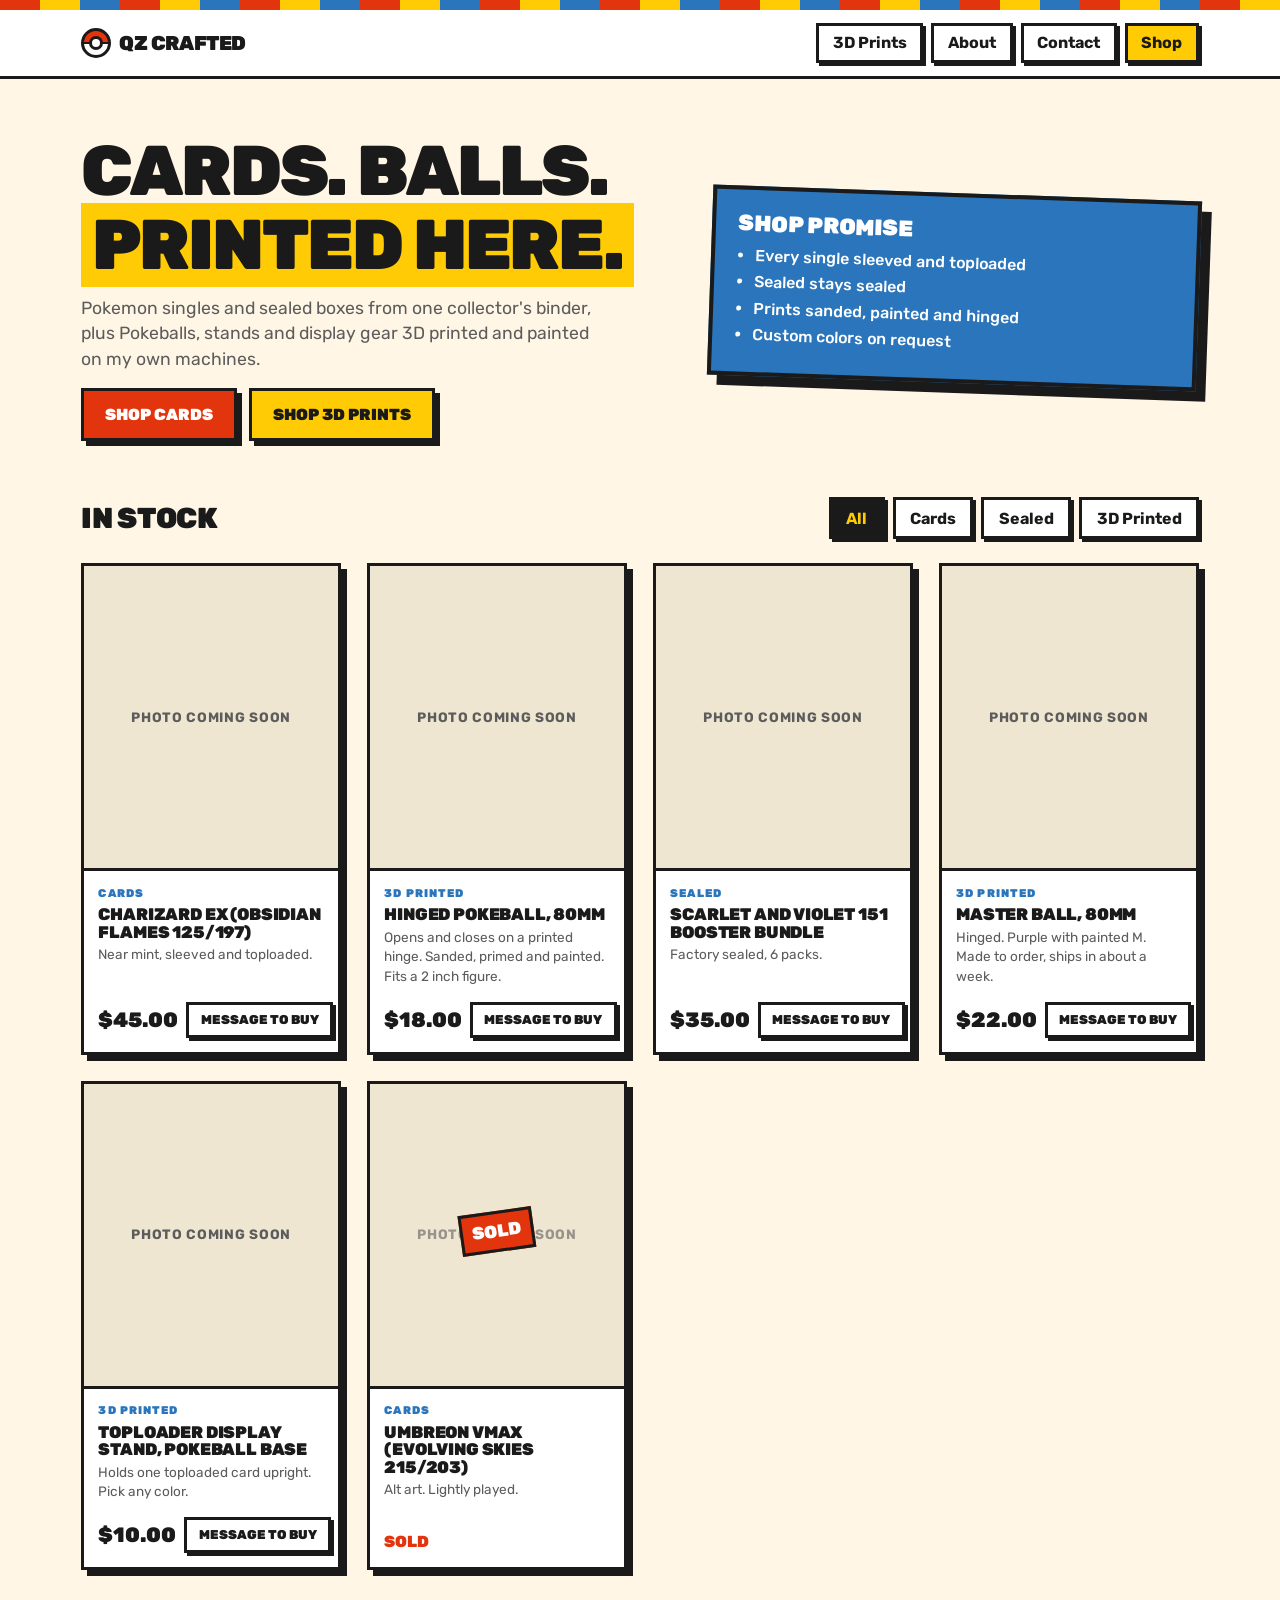
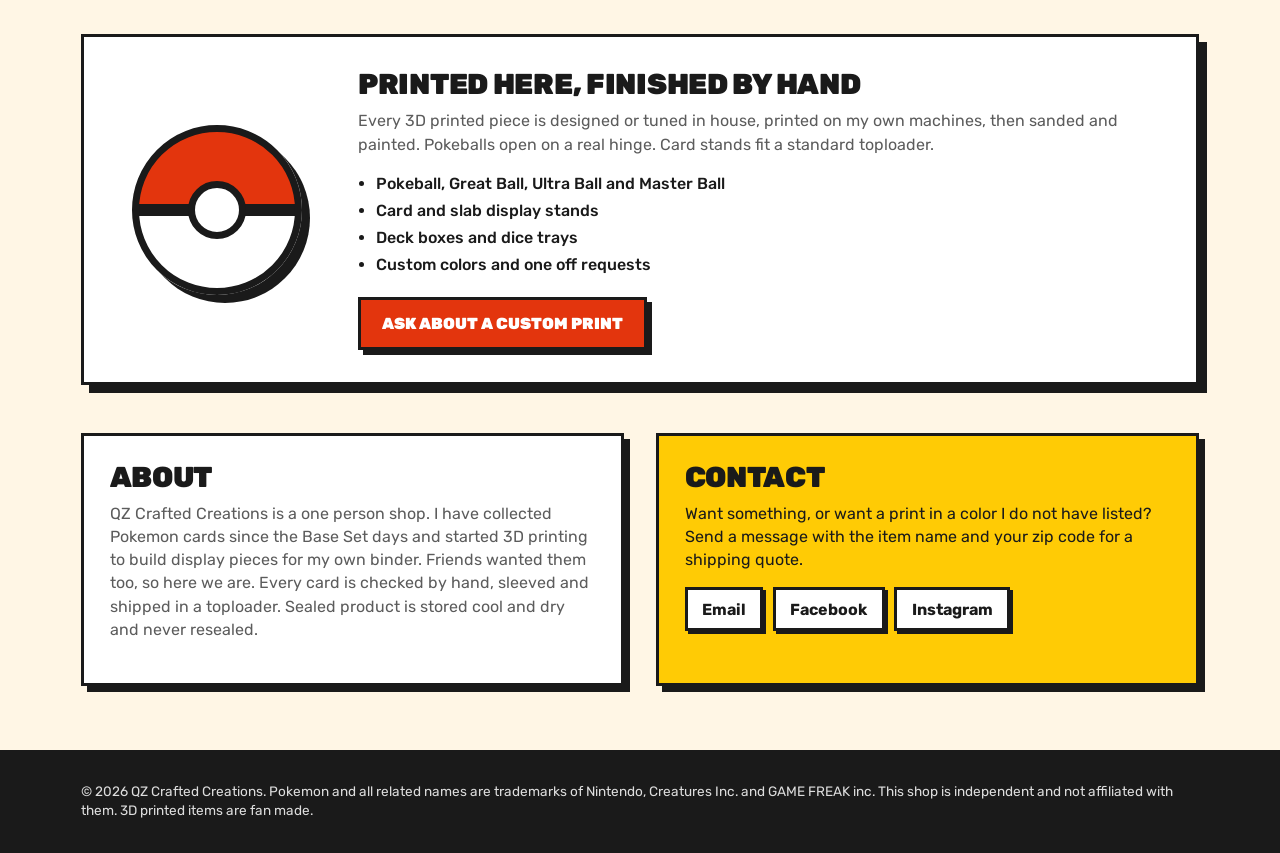
<file: index.html>
<!doctype html>
<html lang="en">
<head>
  <meta charset="utf-8">
  <meta name="viewport" content="width=device-width, initial-scale=1">
  <title>QZ Crafted Creations</title>
  <meta name="description" content="Pokemon cards and 3D printed Pokemon gear from QZ Crafted Creations. Singles, sealed product, Pokeballs, stands and custom prints.">
  <meta name="theme-color" content="#fff6e5">
  <link rel="icon" href="data:image/svg+xml,%3Csvg xmlns='http://www.w3.org/2000/svg' viewBox='0 0 32 32'%3E%3Ccircle cx='16' cy='16' r='15' fill='%23e3350d'/%3E%3Cpath d='M1 16h30' stroke='%23222' stroke-width='3'/%3E%3Ccircle cx='16' cy='16' r='5' fill='%23fff' stroke='%23222' stroke-width='3'/%3E%3C/svg%3E">
  <link rel="preconnect" href="https://fonts.googleapis.com">
  <link rel="preconnect" href="https://fonts.gstatic.com" crossorigin>
  <link href="https://fonts.googleapis.com/css2?family=Rubik:wght@500;700;900&display=swap" rel="stylesheet">
  <link rel="stylesheet" href="style.css">
</head>
<body>
  <div class="stripe" aria-hidden="true"></div>
  <header class="site-header">
    <div class="wrap header-row">
      <a class="brand" href="#top">
        <span class="ball" aria-hidden="true"></span>
        <span>QZ Crafted</span>
      </a>
      <nav class="nav" aria-label="Main">
        <a href="#prints">3D Prints</a>
        <a href="#about">About</a>
        <a href="#contact">Contact</a>
        <a class="hot" href="#shop">Shop</a>
      </nav>
    </div>
  </header>

  <main id="top" class="wrap">
    <section class="hero">
      <div>
        <h1>Cards. Balls. <mark>Printed here.</mark></h1>
        <p>Pokemon singles and sealed boxes from one collector's binder, plus Pokeballs, stands and display gear 3D printed and painted on my own machines.</p>
        <div class="hero-actions">
          <a class="btn" href="#shop" data-jump="cards">Shop cards</a>
          <a class="btn btn-yellow" href="#shop" data-jump="printed">Shop 3D prints</a>
        </div>
      </div>
      <div class="poster">
        <h2>Shop promise</h2>
        <ul>
          <li>Every single sleeved and toploaded</li>
          <li>Sealed stays sealed</li>
          <li>Prints sanded, painted and hinged</li>
          <li>Custom colors on request</li>
        </ul>
      </div>
    </section>

    <section id="shop" class="shop">
      <div class="bar">
        <h2>In stock</h2>
        <div class="filters" role="group" aria-label="Filter by category">
          <button class="chip is-active" data-filter="all">All</button>
          <button class="chip" data-filter="cards">Cards</button>
          <button class="chip" data-filter="sealed">Sealed</button>
          <button class="chip" data-filter="printed">3D Printed</button>
        </div>
      </div>
      <div id="grid" class="grid" aria-live="polite"></div>
      <p id="empty" class="empty" hidden>Nothing in this category right now. Check back soon.</p>
    </section>

    <section id="prints" class="prints">
      <div class="prints-art" aria-hidden="true">
        <span class="ball big"></span>
      </div>
      <div class="prints-text">
        <h2>Printed here, finished by hand</h2>
        <p>Every 3D printed piece is designed or tuned in house, printed on my own machines, then sanded and painted. Pokeballs open on a real hinge. Card stands fit a standard toploader.</p>
        <ul class="prints-list">
          <li>Pokeball, Great Ball, Ultra Ball and Master Ball</li>
          <li>Card and slab display stands</li>
          <li>Deck boxes and dice trays</li>
          <li>Custom colors and one off requests</li>
        </ul>
        <a class="btn" href="#contact">Ask about a custom print</a>
      </div>
    </section>

    <section class="two-col">
      <div id="about" class="panel">
        <h2>About</h2>
        <p>QZ Crafted Creations is a one person shop. I have collected Pokemon cards since the Base Set days and started 3D printing to build display pieces for my own binder. Friends wanted them too, so here we are. Every card is checked by hand, sleeved and shipped in a toploader. Sealed product is stored cool and dry and never resealed.</p>
      </div>
      <div id="contact" class="panel panel-yellow">
        <h2>Contact</h2>
        <p>Want something, or want a print in a color I do not have listed? Send a message with the item name and your zip code for a shipping quote.</p>
        <div class="contact-links" id="contact-links"></div>
      </div>
    </section>
  </main>

  <footer class="site-footer">
    <div class="wrap">
      <p>&copy; <span id="year"></span> QZ Crafted Creations. Pokemon and all related names are trademarks of Nintendo, Creatures Inc. and GAME FREAK inc. This shop is independent and not affiliated with them. 3D printed items are fan made.</p>
    </div>
  </footer>

  <script src="site.js"></script>
</body>
</html>
</file>
<file: style.css>
:root {
  --bg: #fff6e5;
  --paper: #ffffff;
  --ink: #1a1a1a;
  --red: #e3350d;
  --red-dark: #b52a0a;
  --yellow: #ffcb05;
  --blue: #2a75bb;
  --muted: #5c5c5c;
  --shadow: 3px 3px 0 var(--ink);
}

* { box-sizing: border-box; }

html { scroll-behavior: smooth; }

body {
  margin: 0;
  background: var(--bg);
  color: var(--ink);
  font-family: Rubik, system-ui, -apple-system, "Segoe UI", sans-serif;
  line-height: 1.45;
}

h1, h2, h3 { margin: 0; line-height: 1.05; font-weight: 900; }
h2 { font-size: 1.8rem; text-transform: uppercase; letter-spacing: -0.01em; }
p { margin: 0 0 1rem; }
a { color: inherit; text-decoration: none; }
ul { margin: 0; padding-left: 1.1rem; }

.wrap { max-width: 1150px; margin: 0 auto; padding: 0 16px; }

.stripe {
  height: 10px;
  background: repeating-linear-gradient(90deg, var(--red) 0 40px, var(--yellow) 40px 80px, var(--blue) 80px 120px);
}

.site-header {
  position: sticky;
  top: 0;
  z-index: 10;
  background: var(--paper);
  border-bottom: 3px solid var(--ink);
}
.header-row {
  display: flex;
  align-items: center;
  justify-content: space-between;
  gap: 1rem;
  height: 66px;
}

.brand {
  display: flex;
  align-items: center;
  gap: 0.5rem;
  font-weight: 900;
  font-size: 1.25rem;
  text-transform: uppercase;
  letter-spacing: -0.02em;
}

.ball {
  width: 30px;
  height: 30px;
  border-radius: 50%;
  border: 3px solid var(--ink);
  background: linear-gradient(to bottom, var(--red) 0 46%, var(--ink) 46% 54%, #fff 54%);
  position: relative;
  flex: none;
}
.ball::after {
  content: "";
  position: absolute;
  left: 50%;
  top: 50%;
  width: 8px;
  height: 8px;
  transform: translate(-50%, -50%);
  background: #fff;
  border: 3px solid var(--ink);
  border-radius: 50%;
}
.ball.big { width: 170px; height: 170px; border-width: 7px; box-shadow: 8px 8px 0 var(--ink); }
.ball.big::after { width: 44px; height: 44px; border-width: 7px; }

.nav { display: flex; gap: 0.5rem; }
.nav a {
  border: 3px solid var(--ink);
  padding: 0.35rem 0.85rem;
  background: #fff;
  font-weight: 700;
  box-shadow: var(--shadow);
}
.nav a.hot { background: var(--yellow); }
.nav a:active { transform: translate(2px, 2px); box-shadow: 1px 1px 0 var(--ink); }

.hero {
  display: grid;
  grid-template-columns: 1.1fr 0.9fr;
  gap: 2rem;
  align-items: center;
  padding: 3.5rem 0 2.5rem;
}
.hero h1 {
  font-size: clamp(2.5rem, 6vw, 4.4rem);
  text-transform: uppercase;
  letter-spacing: -0.03em;
  margin-bottom: 0.8rem;
}
.hero h1 mark { background: var(--yellow); color: inherit; padding: 0 0.15em; }
.hero p { font-size: 1.1rem; color: var(--muted); max-width: 32rem; }
.hero-actions { display: flex; flex-wrap: wrap; gap: 0.8rem; }

.btn {
  display: inline-block;
  background: var(--red);
  color: #fff;
  border: 3px solid var(--ink);
  padding: 0.75rem 1.3rem;
  font-weight: 900;
  text-transform: uppercase;
  box-shadow: 5px 5px 0 var(--ink);
}
.btn:hover { background: var(--red-dark); }
.btn:active { transform: translate(3px, 3px); box-shadow: 2px 2px 0 var(--ink); }
.btn-yellow { background: var(--yellow); color: var(--ink); }
.btn-yellow:hover { background: #e6b600; }

.poster {
  background: var(--blue);
  border: 4px solid var(--ink);
  box-shadow: 10px 10px 0 var(--ink);
  padding: 1.4rem;
  color: #fff;
  transform: rotate(2deg);
}
.poster h2 { font-size: 1.4rem; margin-bottom: 0.5rem; }
.poster ul { font-weight: 500; }
.poster li { margin: 0.2rem 0; }

.bar {
  display: flex;
  flex-wrap: wrap;
  gap: 0.6rem;
  align-items: center;
  justify-content: space-between;
  margin: 1rem 0 1.5rem;
}
.filters { display: flex; gap: 0.5rem; flex-wrap: wrap; }
.chip {
  font: inherit;
  font-weight: 700;
  border: 3px solid var(--ink);
  background: #fff;
  color: var(--ink);
  padding: 0.4rem 0.9rem;
  cursor: pointer;
  box-shadow: var(--shadow);
}
.chip.is-active { background: var(--ink); color: var(--yellow); }

.grid {
  display: grid;
  grid-template-columns: repeat(auto-fill, minmax(230px, 1fr));
  gap: 1.6rem;
}

.card {
  background: var(--paper);
  border: 3px solid var(--ink);
  box-shadow: 6px 6px 0 var(--ink);
  display: flex;
  flex-direction: column;
}
.media {
  position: relative;
  border-bottom: 3px solid var(--ink);
  aspect-ratio: 5 / 6;
  background: #efe6d2;
}
.media img {
  width: 100%;
  height: 100%;
  object-fit: cover;
  display: block;
}
.placeholder {
  height: 100%;
  display: grid;
  place-items: center;
  text-align: center;
  padding: 0.5rem;
  color: var(--muted);
  font-weight: 700;
  font-size: 0.85rem;
  text-transform: uppercase;
  letter-spacing: 0.05em;
}
.stamp {
  position: absolute;
  top: -10px;
  right: -10px;
  background: var(--yellow);
  border: 3px solid var(--ink);
  padding: 0.3rem 0.6rem;
  font-weight: 900;
  font-size: 0.75rem;
  text-transform: uppercase;
  transform: rotate(6deg);
}
.stamp.sold {
  background: var(--red);
  color: #fff;
  font-size: 1.1rem;
  top: 42%;
  right: auto;
  left: 50%;
  transform: translateX(-50%) rotate(-8deg);
}
.card.is-sold .media img, .card.is-sold .placeholder { filter: grayscale(1) opacity(0.6); }

.card-body { padding: 0.9rem; display: flex; flex-direction: column; gap: 0.25rem; flex: 1; }
.tag { font-size: 0.7rem; font-weight: 900; text-transform: uppercase; color: var(--blue); letter-spacing: 0.1em; }
.card h3 { font-size: 1.05rem; text-transform: uppercase; letter-spacing: -0.01em; }
.meta { color: var(--muted); font-size: 0.85rem; margin: 0; }
.card-foot {
  margin-top: auto;
  padding-top: 0.7rem;
  display: flex;
  align-items: center;
  justify-content: space-between;
  gap: 0.5rem;
}
.price { font-weight: 900; font-size: 1.3rem; }
.buy {
  border: 3px solid var(--ink);
  padding: 0.35rem 0.7rem;
  font-weight: 900;
  font-size: 0.8rem;
  text-transform: uppercase;
  background: var(--yellow);
  box-shadow: var(--shadow);
  white-space: nowrap;
}
.buy:active { transform: translate(2px, 2px); box-shadow: 1px 1px 0 var(--ink); }
.buy-alt { background: #fff; }
.sold { color: var(--red); font-weight: 900; text-transform: uppercase; }

.empty { color: var(--muted); text-align: center; padding: 2rem 0; font-weight: 700; }

.prints {
  margin-top: 4rem;
  display: grid;
  grid-template-columns: auto 1fr;
  gap: 2.5rem;
  align-items: center;
  background: var(--paper);
  border: 3px solid var(--ink);
  box-shadow: 8px 8px 0 var(--ink);
  padding: 2rem;
}
.prints-art { display: grid; place-items: center; padding: 0.5rem 1rem; }
.prints p { color: var(--muted); }
.prints-list { margin: 0 0 1.3rem; font-weight: 500; }
.prints-list li { margin: 0.25rem 0; }
.prints h2 { margin-bottom: 0.6rem; }

.two-col {
  display: grid;
  grid-template-columns: 1fr 1fr;
  gap: 2rem;
  margin: 3rem 0 4rem;
}
.panel {
  border: 3px solid var(--ink);
  background: var(--paper);
  box-shadow: 6px 6px 0 var(--ink);
  padding: 1.6rem;
}
.panel h2 { margin-bottom: 0.6rem; }
.panel p { color: var(--muted); }
.panel-yellow { background: var(--yellow); }
.panel-yellow p { color: var(--ink); }
.contact-links { display: flex; flex-wrap: wrap; gap: 0.6rem; }
.contact-links a {
  border: 3px solid var(--ink);
  background: #fff;
  padding: 0.45rem 0.9rem;
  font-weight: 700;
  box-shadow: var(--shadow);
}
.contact-links a:active { transform: translate(2px, 2px); box-shadow: 1px 1px 0 var(--ink); }

.site-footer {
  background: var(--ink);
  color: #fff;
  padding: 2rem 0;
  font-size: 0.85rem;
}
.site-footer p { margin: 0; opacity: 0.85; }

@media (max-width: 820px) {
  .hero { grid-template-columns: 1fr; padding: 2.5rem 0 2rem; }
  .poster { transform: none; margin-top: 1rem; box-shadow: 6px 6px 0 var(--ink); }
  .nav a:not(.hot) { display: none; }
  .prints { grid-template-columns: 1fr; padding: 1.5rem; gap: 1.5rem; }
  .prints-art { order: -1; }
  .ball.big { width: 120px; height: 120px; border-width: 6px; }
  .ball.big::after { width: 30px; height: 30px; border-width: 6px; }
  .two-col { grid-template-columns: 1fr; }
  .grid { grid-template-columns: repeat(auto-fill, minmax(160px, 1fr)); gap: 1.2rem; }
  .card { box-shadow: 4px 4px 0 var(--ink); }
  .card-foot { flex-direction: column; align-items: flex-start; }
}
</file>
